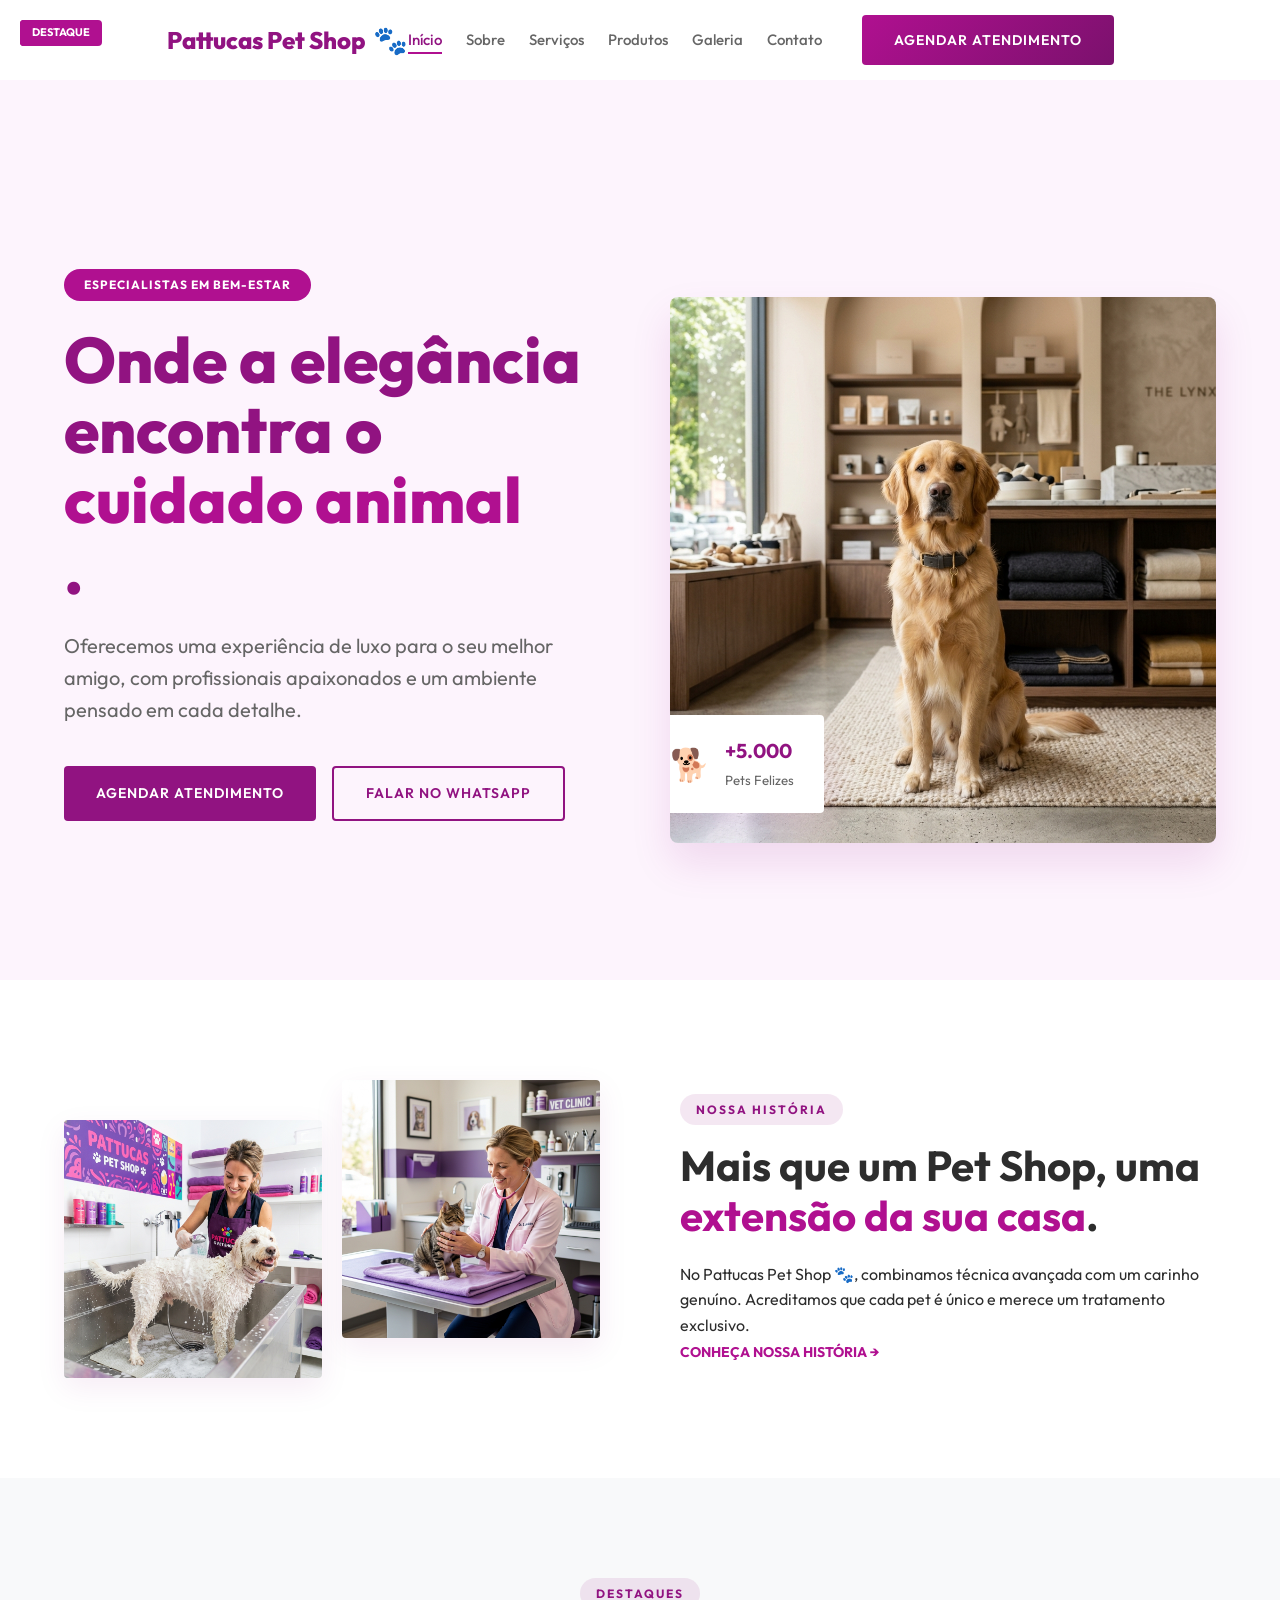
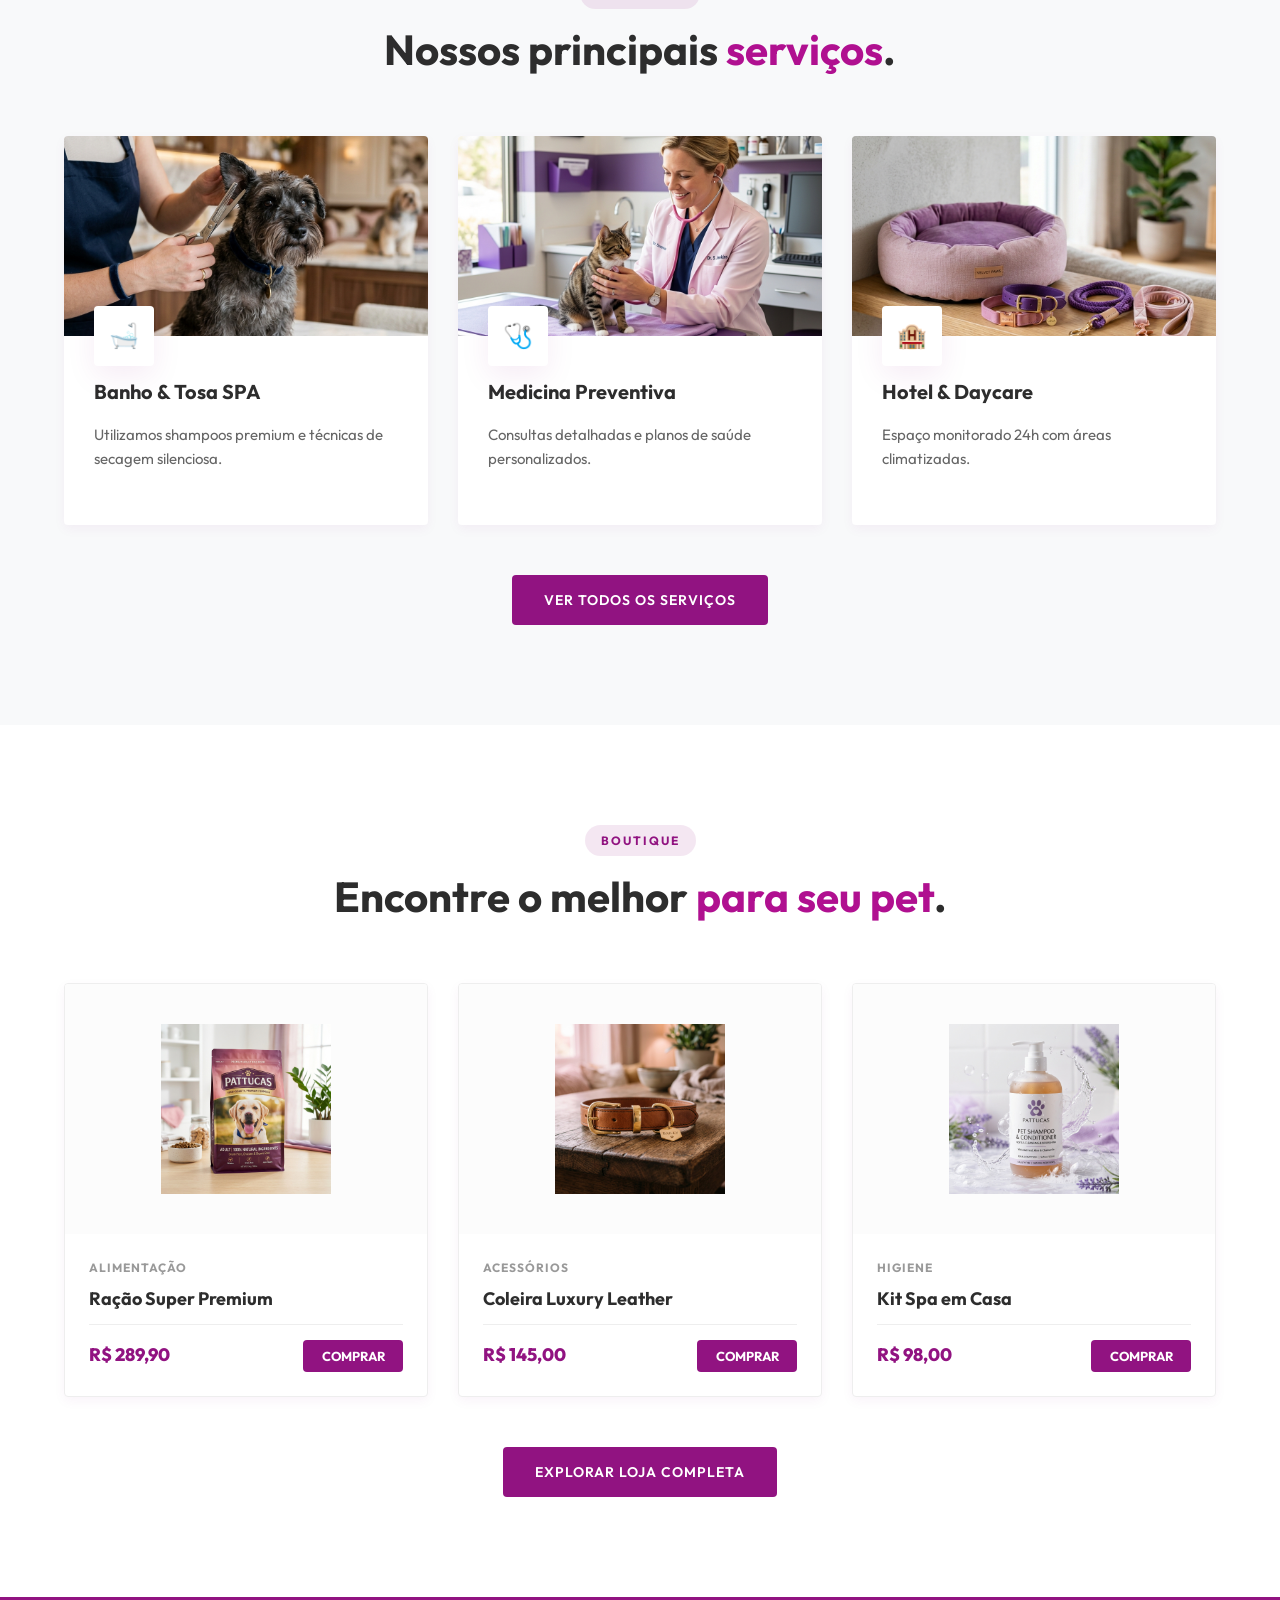
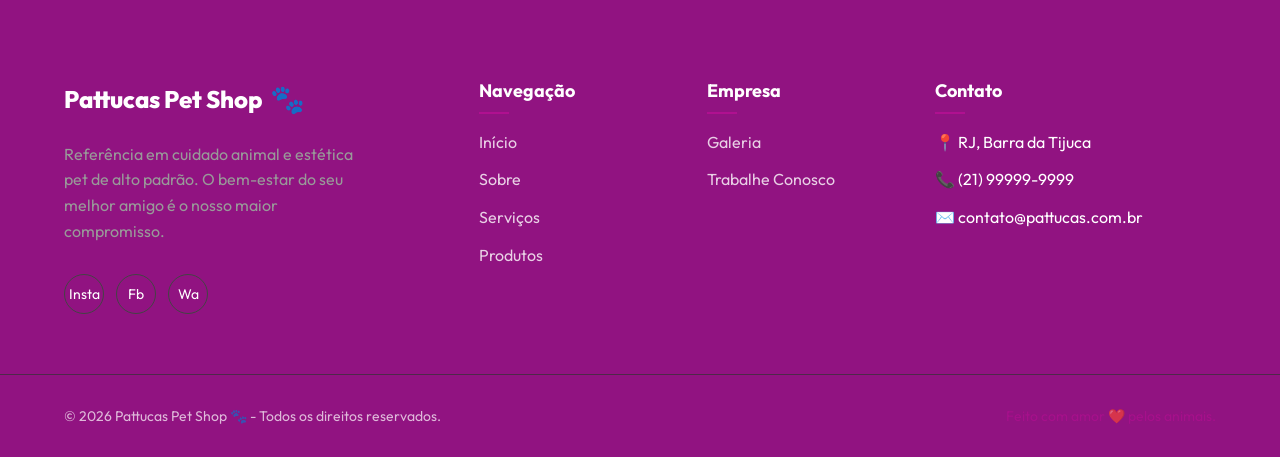
<file: index.html>
<!DOCTYPE html>
<html lang="pt-BR">

<head>
    <meta charset="UTF-8">
    <meta name="viewport" content="width=device-width, initial-scale=1.0">
    <title>Pattucas Pet Shop 🐾 | Excelência em Cuidado Animal</title>
    <meta name="description" content="O Pattucas Pet Shop é o mais sofisticado da região. Oferecemos serviços premium de banho, tosa, veterinária e produtos exclusivos para o seu melhor amigo.">
    
    <!-- Google Fonts -->
    <link rel="preconnect" href="https://fonts.googleapis.com">
    <link rel="preconnect" href="https://fonts.gstatic.com" crossorigin>
    <link href="https://fonts.googleapis.com/css2?family=Outfit:wght@300;400;500;600;700&display=swap" rel="stylesheet">
    
    <!-- Custom CSS -->
    <link rel="stylesheet" href="style.css">
    
    <!-- Favicon -->
    <link rel="icon" href="data:image/svg+xml,<svg xmlns=%22http://www.w3.org/2000/svg%22 viewBox=%220 0 100 100%22><text y=%22.9em%22 font-size=%2290%22>🐾</text></svg>">
</head>

<body>

    <!-- Header Premium -->
    <header class="header" id="header">
        <div class="container">
            <nav class="nav">
                <a href="index.html" class="logo">Pattucas Pet Shop <span>🐾</span></a>
                
                <ul class="nav-menu" id="nav-menu">
                    <li><a href="index.html" class="nav-link">Início</a></li>
                    <li><a href="sobre.html" class="nav-link">Sobre</a></li>
                    <li><a href="servicos.html" class="nav-link">Serviços</a></li>
                    <li><a href="produtos.html" class="nav-link">Produtos</a></li>
                    <li><a href="galeria.html" class="nav-link">Galeria</a></li>

                    <li><a href="contato.html" class="nav-link">Contato</a></li>
                </ul>
                
                <div class="nav-actions">
                    <a href="contato.html" class="btn btn-premium d-none-mobile">Agendar atendimento</a>
                    <button class="menu-toggle" id="menu-toggle" aria-label="Abrir menu">
                        <span></span>
                        <span></span>
                        <span></span>
                    </button>
                </div>
            </nav>
        </div>
    </header>

    <!-- Mobile Navigation Overlay -->
    <div class="nav-overlay" id="nav-overlay"></div>

    <main>
        <!-- Hero Section Impactante -->
        <section class="hero" id="home">
            <div class="container hero-container">
                <div class="hero-content" data-reveal="left">
                    <div class="badge">Especialistas em Bem-estar</div>
                    <h1>Onde a elegância encontra o <span>cuidado animal</span>.</h1>
                    <p>Oferecemos uma experiência de luxo para o seu melhor amigo, com profissionais apaixonados e um ambiente pensado em cada detalhe.</p>
                    
                    <div class="hero-btns">
                        <a href="contato.html" class="btn btn-primary">Agendar atendimento</a>
                        <a href="https://wa.me/5500000000000" target="_blank" class="btn btn-secondary">Falar no WhatsApp</a>
                    </div>
                </div>
                
                <div class="hero-visual" data-reveal="right">
                    <div class="hero-img-wrapper">
                        <img src="images/premium-hero.png" alt="Cachorro elegante em ambiente premium" class="hero-img">
                        <div class="floating-card">
                            <div class="card-icon">🐕</div>
                            <div class="card-text">
                                <strong>+5.000</strong>
                                <small>Pets Felizes</small>
                            </div>
                        </div>
                    </div>
                </div>
            </div>
        </section>

        <!-- Seção Sobre Nós (Resumo) -->
        <section class="about section" id="about">
            <div class="container about-container">
                <div class="about-visual" data-reveal="left">
                    <div class="about-img-grid">
                        <img src="images/grooming.png" alt="Grooming profissional" class="about-img-1">
                        <img src="images/vet.png" alt="Consulta veterinária" class="about-img-2">
                    </div>
                </div>
                
                <div class="about-content" data-reveal="right">
                    <div class="section-badge">Nossa História</div>
                    <h2 class="section-title">Mais que um Pet Shop, uma <span>extensão da sua casa</span>.</h2>
                    <p>No Pattucas Pet Shop 🐾, combinamos técnica avançada com um carinho genuíno. Acreditamos que cada pet é único e merece um tratamento exclusivo.</p>
                    <a href="sobre.html" class="btn-text">Conheça nossa história →</a>
                </div>
            </div>
        </section>

        <!-- Seção Serviços (Destaque) -->
        <section class="services section bg-light" id="services">
            <div class="container">
                <div class="section-header" data-reveal="top">
                    <div class="section-badge">Destaques</div>
                    <h2 class="section-title">Nossos principais <span>serviços</span>.</h2>
                </div>
                
                <div class="services-grid">
                    <div class="service-card" data-reveal="bottom">
                        <div class="card-image-content">
                            <img src="images/premium-grooming.png" alt="Banho e Tosa">
                        </div>
                        <div class="card-body">
                            <div class="card-icon-main">🛁</div>
                            <h3>Banho & Tosa SPA</h3>
                            <p>Utilizamos shampoos premium e técnicas de secagem silenciosa.</p>
                        </div>
                    </div>
                    
                    <div class="service-card" data-reveal="bottom" style="transition-delay: 0.1s;">
                        <div class="card-image-content">
                            <img src="images/vet.png" alt="Consulta Veterinária">
                        </div>
                        <div class="card-body">
                            <div class="card-icon-main">🩺</div>
                            <h3>Medicina Preventiva</h3>
                            <p>Consultas detalhadas e planos de saúde personalizados.</p>
                        </div>
                    </div>
                    
                    <div class="service-card" data-reveal="bottom" style="transition-delay: 0.2s;">
                        <div class="card-image-content">
                            <img src="images/accessories.png" alt="Hospedagem">
                        </div>
                        <div class="card-body">
                            <div class="card-icon-main">🏨</div>
                            <h3>Hotel & Daycare</h3>
                            <p>Espaço monitorado 24h com áreas climatizadas.</p>
                        </div>
                    </div>
                </div>
                <div style="text-align: center; margin-top: 50px;">
                    <a href="servicos.html" class="btn btn-primary">Ver todos os serviços</a>
                </div>
            </div>
        </section>

        <!-- Seção Produtos (Destaque) -->
        <section class="products section" id="products">
            <div class="container">
                <div class="section-header" data-reveal="top">
                    <div class="section-badge">Boutique</div>
                    <h2 class="section-title">Encontre o melhor <span>para seu pet</span>.</h2>
                </div>
                
                <div class="products-grid">
                    <!-- Produto 1 -->
                    <div class="product-card" data-category="alimentation">
                        <div class="product-badge">Premium</div>
                        <div class="product-img">
                            <img src="images/dog_food.png" alt="Ração Super Premium">
                        </div>
                        <div class="product-info">
                            <span class="product-category">Alimentação</span>
                            <h3>Ração Super Premium</h3>
                            <div class="product-footer">
                                <span class="product-price">R$ 289,90</span>
                                <button class="btn-add">Comprar</button>
                            </div>
                        </div>
                    </div>
                    
                    <!-- Produto 2 -->
                    <div class="product-card" data-category="accessories">
                        <div class="product-badge">Novo</div>
                        <div class="product-img">
                            <img src="images/collar.png" alt="Coleira de Couro">
                        </div>
                        <div class="product-info">
                            <span class="product-category">Acessórios</span>
                            <h3>Coleira Luxury Leather</h3>
                            <div class="product-footer">
                                <span class="product-price">R$ 145,00</span>
                                <button class="btn-add">Comprar</button>
                            </div>
                        </div>
                    </div>
                    
                    <!-- Produto 3 -->
                    <div class="product-card" data-category="hygiene">
                        <div class="product-badge">Destaque</div>
                        <div class="product-img">
                            <img src="images/shampoo.png" alt="Kit Higiene">
                        </div>
                        <div class="product-info">
                            <span class="product-category">Higiene</span>
                            <h3>Kit Spa em Casa</h3>
                            <div class="product-footer">
                                <span class="product-price">R$ 98,00</span>
                                <button class="btn-add">Comprar</button>
                            </div>
                        </div>
                    </div>
                </div>
                <div style="text-align: center; margin-top: 50px;">
                    <a href="produtos.html" class="btn btn-primary">Explorar loja completa</a>
                </div>
            </div>
        </section>
    </main>

    <footer class="footer">
        <div class="container footer-container">
            <div class="footer-brand">
                <a href="index.html" class="logo logo-footer">Pattucas Pet Shop <span>🐾</span></a>
                <p>Referência em cuidado animal e estética pet de alto padrão. O bem-estar do seu melhor amigo é o nosso maior compromisso.</p>
                <div class="social-links">
                    <a href="#" class="social-btn">Insta</a>
                    <a href="#" class="social-btn">Fb</a>
                    <a href="#" class="social-btn">Wa</a>
                </div>
            </div>
            
            <div class="footer-links">
                <h4>Navegação</h4>
                <ul>
                    <li><a href="index.html">Início</a></li>
                    <li><a href="sobre.html">Sobre</a></li>
                    <li><a href="servicos.html">Serviços</a></li>
                    <li><a href="produtos.html">Produtos</a></li>
                </ul>
            </div>
            
            <div class="footer-links">
                <h4>Empresa</h4>
                <ul>
                    <li><a href="galeria.html">Galeria</a></li>

                    <li><a href="contato.html">Trabalhe Conosco</a></li>
                </ul>
            </div>

            <div class="footer-links">
                <h4>Contato</h4>
                <ul>
                    <li>📍 RJ, Barra da Tijuca</li>
                    <li>📞 (21) 99999-9999</li>
                    <li>✉️ contato@pattucas.com.br</li>
                </ul>
            </div>
        </div>
        
        <div class="footer-bottom">
            <div class="container">
                <p>&copy; 2026 Pattucas Pet Shop 🐾 - Todos os direitos reservados.</p>
                <p class="footer-heart">Feito com amor ❤️ pelos animais.</p>
            </div>
        </div>
    </footer>

    <button class="back-to-top" id="back-to-top" aria-label="Voltar ao topo">↑</button>

    <script src="script.js"></script>
</body>
</html>
</file>
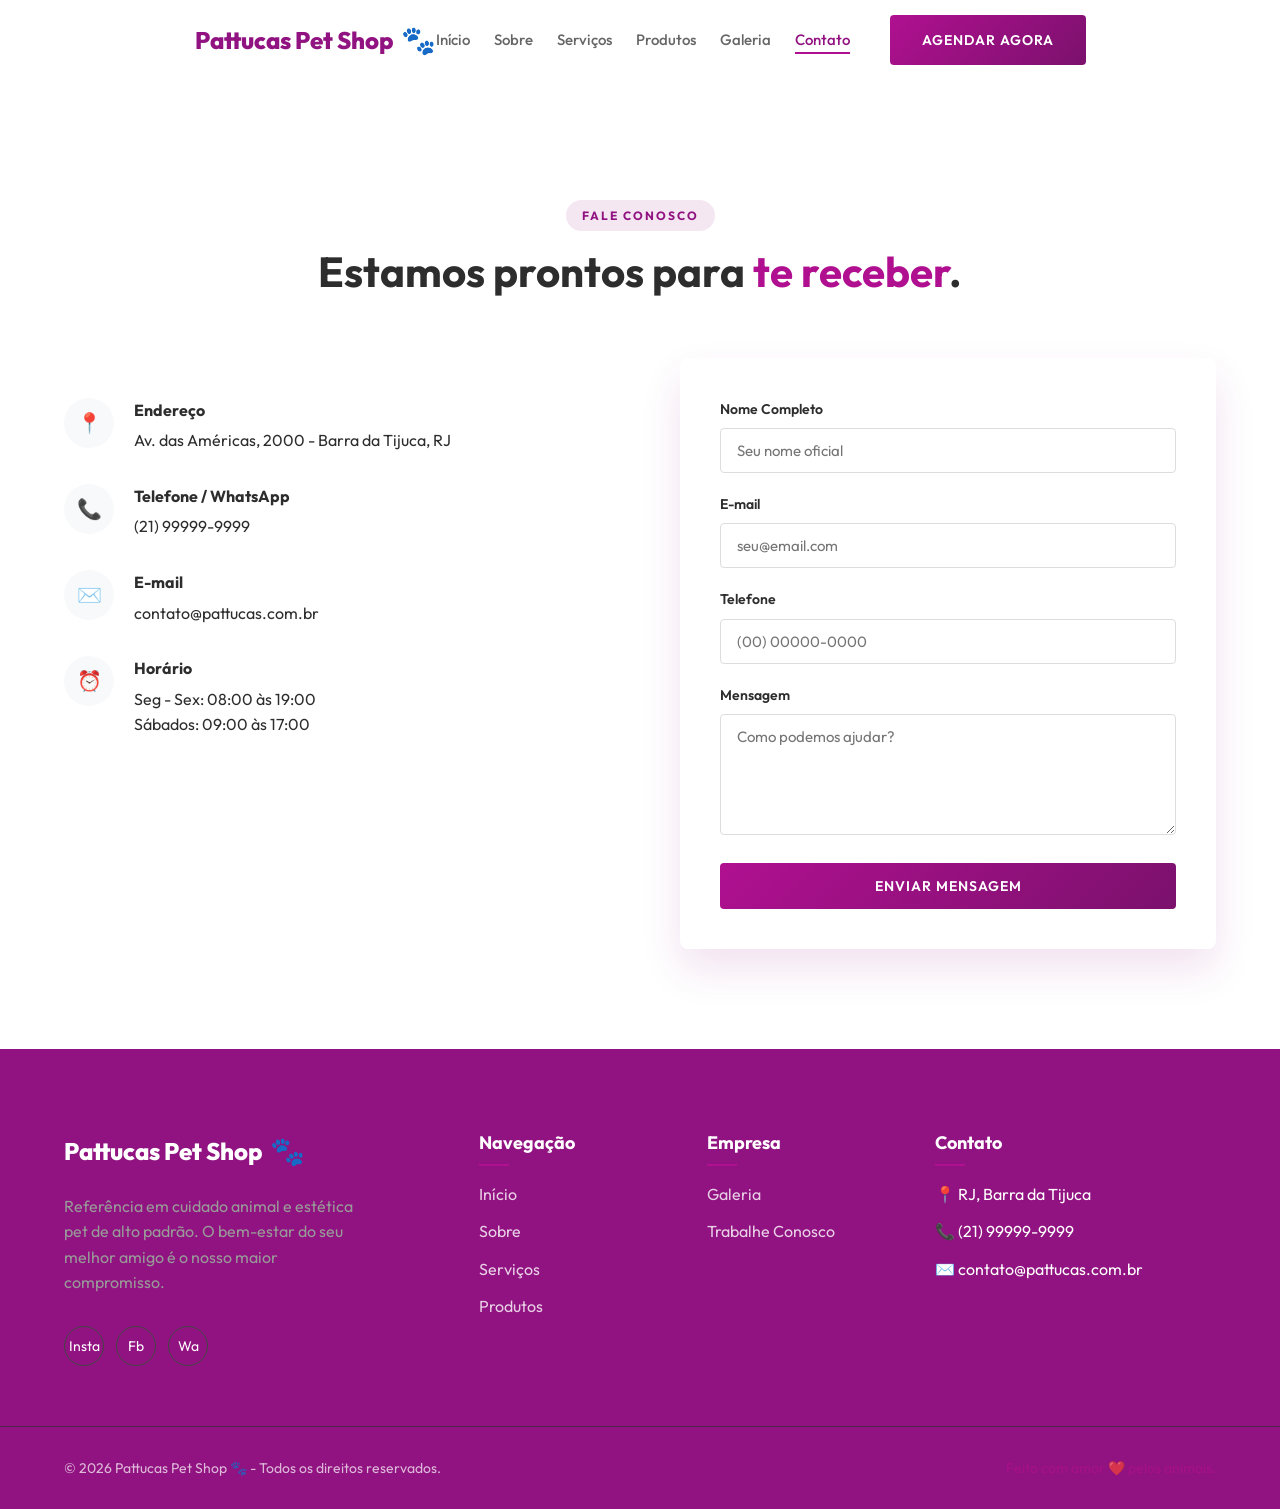
<file: contato.html>
<!DOCTYPE html>
<html lang="pt-BR">
<head>
    <meta charset="UTF-8">
    <meta name="viewport" content="width=device-width, initial-scale=1.0">
    <title>Contato | Pattucas Pet Shop 🐾</title>
    <link rel="preconnect" href="https://fonts.googleapis.com">
    <link rel="preconnect" href="https://fonts.gstatic.com" crossorigin>
    <link href="https://fonts.googleapis.com/css2?family=Outfit:wght@300;400;500;600;700&display=swap" rel="stylesheet">
    <link rel="stylesheet" href="style.css">
</head>
<body>

    <header class="header" id="header">
        <div class="container">
            <nav class="nav">
                <a href="index.html" class="logo">Pattucas Pet Shop <span>🐾</span></a>
                <ul class="nav-menu" id="nav-menu">
                    <li><a href="index.html" class="nav-link">Início</a></li>
                    <li><a href="sobre.html" class="nav-link">Sobre</a></li>
                    <li><a href="servicos.html" class="nav-link">Serviços</a></li>
                    <li><a href="produtos.html" class="nav-link">Produtos</a></li>
                    <li><a href="galeria.html" class="nav-link">Galeria</a></li>

                    <li><a href="contato.html" class="nav-link">Contato</a></li>
                </ul>
                <div class="nav-actions">
                    <a href="contato.html" class="btn btn-premium d-none-mobile">Agendar agora</a>
                    <button class="menu-toggle" id="menu-toggle"><span></span><span></span><span></span></button>
                </div>
            </nav>
        </div>
    </header>

    <main style="padding-top: 100px;">
        <section class="section">
            <div class="container">
                <div class="section-header" data-reveal="top">
                    <div class="section-badge">Fale Conosco</div>
                    <h2 class="section-title">Estamos prontos para <span>te receber</span>.</h2>
                </div>
                
                <div class="contact-container">
                    <div class="contact-info" data-reveal="left">
                        <div class="contact-details">
                            <div class="contact-item">
                                <div class="contact-icon">📍</div>
                                <div class="contact-text">
                                    <strong>Endereço</strong>
                                    <p>Av. das Américas, 2000 - Barra da Tijuca, RJ</p>
                                </div>
                            </div>
                            <div class="contact-item">
                                <div class="contact-icon">📞</div>
                                <div class="contact-text">
                                    <strong>Telefone / WhatsApp</strong>
                                    <p>(21) 99999-9999</p>
                                </div>
                            </div>
                            <div class="contact-item">
                                <div class="contact-icon">✉️</div>
                                <div class="contact-text">
                                    <strong>E-mail</strong>
                                    <p>contato@pattucas.com.br</p>
                                </div>
                            </div>
                            <div class="contact-item">
                                <div class="contact-icon">⏰</div>
                                <div class="contact-text">
                                    <strong>Horário</strong>
                                    <p>Seg - Sex: 08:00 às 19:00<br>Sábados: 09:00 às 17:00</p>
                                </div>
                            </div>
                        </div>
                    </div>
                    
                    <div class="contact-form-wrapper" data-reveal="right">
                        <form id="contact-form" class="contact-form">
                            <div class="form-group">
                                <label for="name">Nome Completo</label>
                                <input type="text" id="name" placeholder="Seu nome oficial" required>
                                <span class="error-msg">Por favor, insira seu nome.</span>
                            </div>
                            <div class="form-group">
                                <label for="email">E-mail</label>
                                <input type="email" id="email" placeholder="seu@email.com" required>
                                <span class="error-msg">E-mail inválido.</span>
                            </div>
                            <div class="form-group">
                                <label for="phone">Telefone</label>
                                <input type="tel" id="phone" placeholder="(00) 00000-0000" required>
                            </div>
                            <div class="form-group">
                                <label for="message">Mensagem</label>
                                <textarea id="message" rows="5" placeholder="Como podemos ajudar?" required></textarea>
                                <span class="error-msg">A mensagem não pode estar vazia.</span>
                            </div>
                            <button type="submit" class="btn btn-premium w-100">Enviar Mensagem</button>
                        </form>
                        <div id="form-success" class="form-success-msg">
                            <span class="success-icon">✓</span>
                            <p>Sua mensagem foi enviada!</p>
                        </div>
                    </div>
                </div>
            </div>
        </section>
    </main>

    <footer class="footer">
        <div class="container footer-container">
            <div class="footer-brand">
                <a href="index.html" class="logo logo-footer">Pattucas Pet Shop <span>🐾</span></a>
                <p>Referência em cuidado animal e estética pet de alto padrão. O bem-estar do seu melhor amigo é o nosso maior compromisso.</p>
                <div class="social-links">
                    <a href="#" class="social-btn">Insta</a>
                    <a href="#" class="social-btn">Fb</a>
                    <a href="#" class="social-btn">Wa</a>
                </div>
            </div>
            <div class="footer-links">
                <h4>Navegação</h4>
                <ul>
                    <li><a href="index.html">Início</a></li>
                    <li><a href="sobre.html">Sobre</a></li>
                    <li><a href="servicos.html">Serviços</a></li>
                    <li><a href="produtos.html">Produtos</a></li>
                </ul>
            </div>
            <div class="footer-links">
                <h4>Empresa</h4>
                <ul>
                    <li><a href="galeria.html">Galeria</a></li>

                    <li><a href="contato.html">Trabalhe Conosco</a></li>
                </ul>
            </div>
            <div class="footer-links">
                <h4>Contato</h4>
                <ul>
                    <li>📍 RJ, Barra da Tijuca</li>
                    <li>📞 (21) 99999-9999</li>
                    <li>✉️ contato@pattucas.com.br</li>
                </ul>
            </div>
        </div>
        <div class="footer-bottom">
            <div class="container">
                <p>&copy; 2026 Pattucas Pet Shop 🐾 - Todos os direitos reservados.</p>
                <p class="footer-heart">Feito com amor ❤️ pelos animais.</p>
            </div>
        </div>
    </footer>

    <script src="script.js"></script>
</body>
</html>
</file>
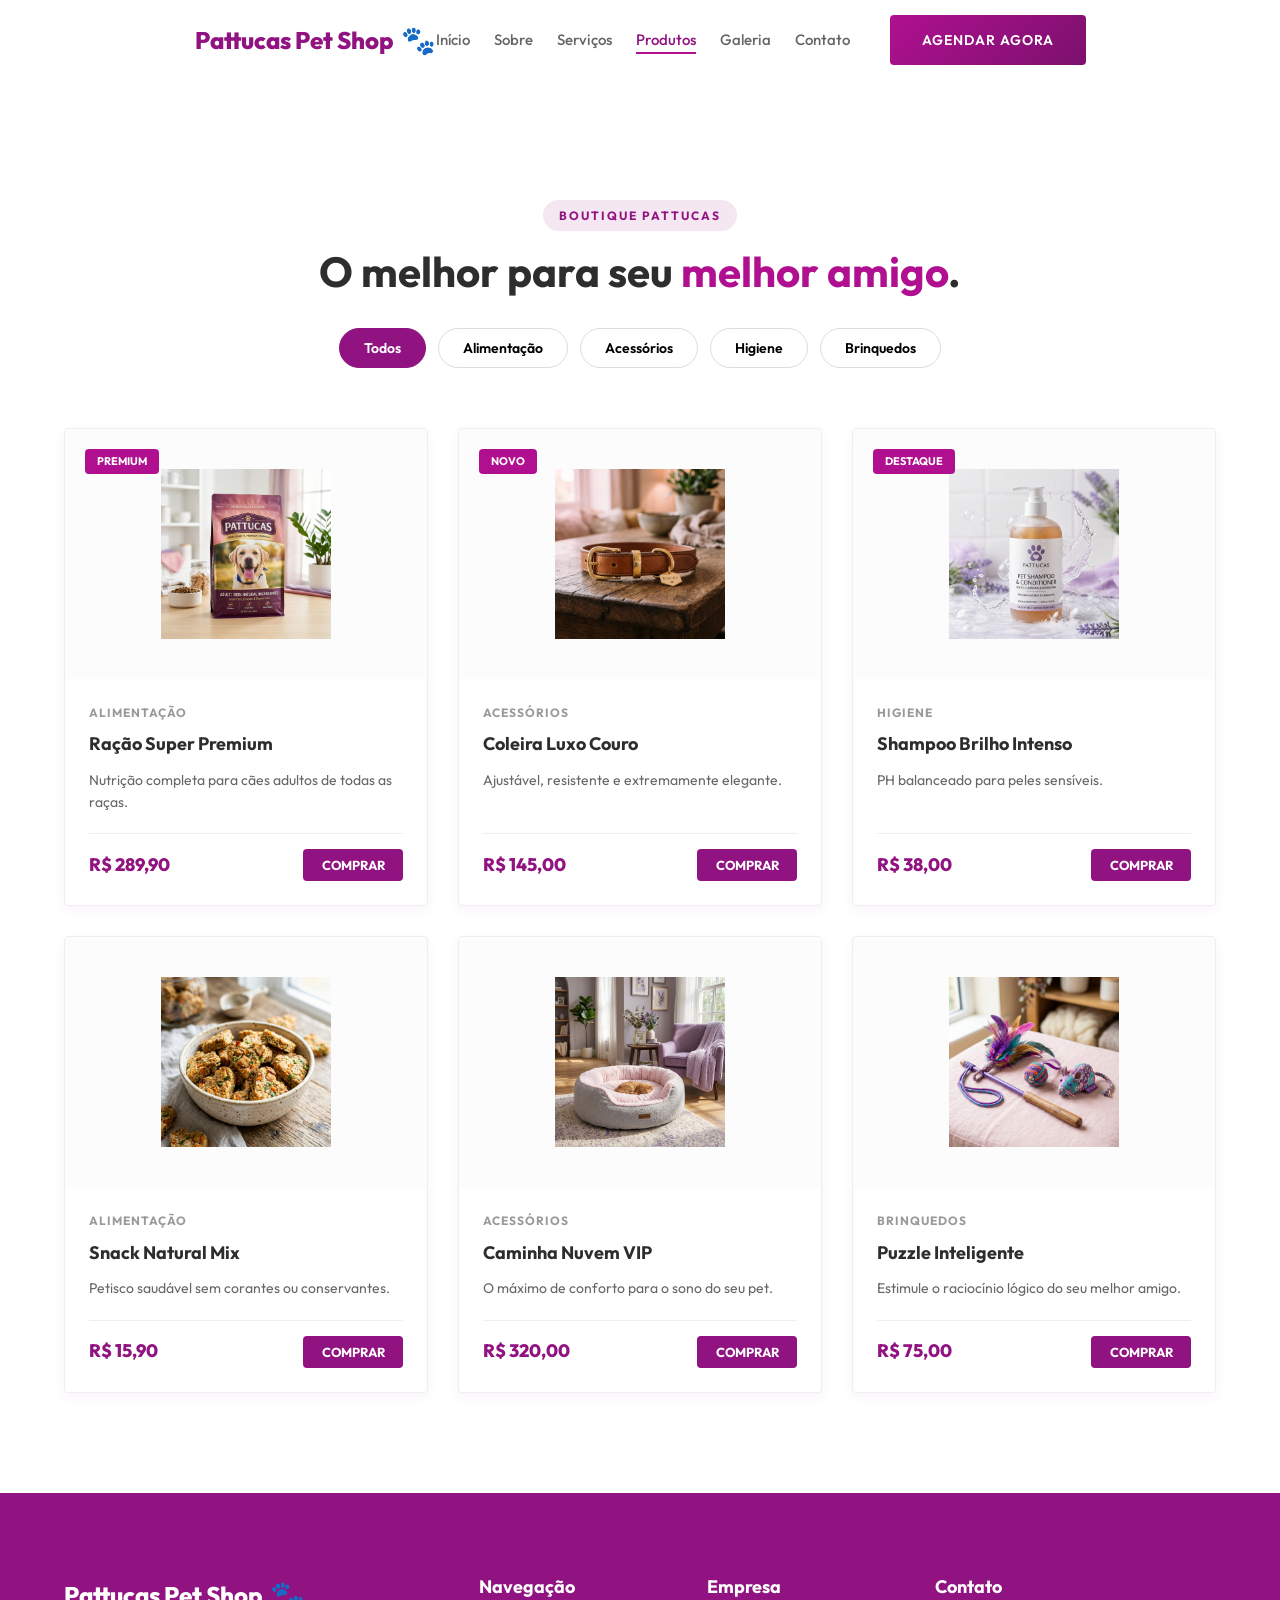
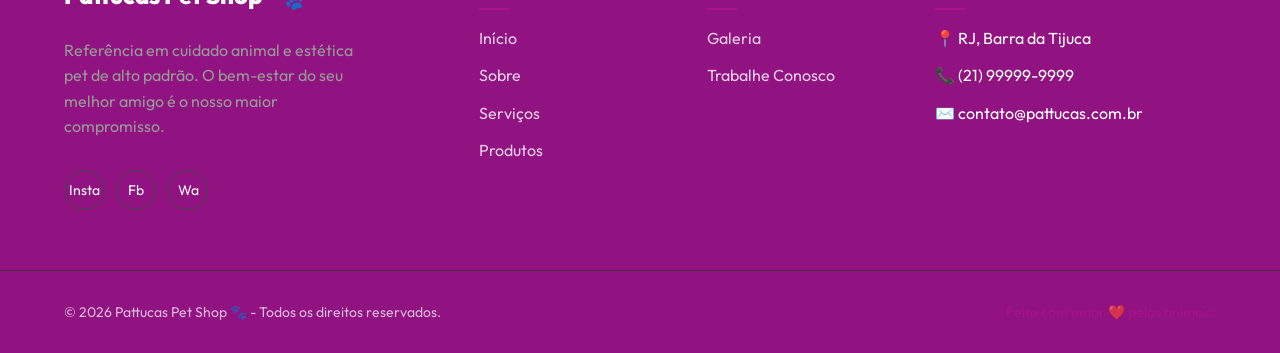
<file: produtos.html>
<!DOCTYPE html>
<html lang="pt-BR">
<head>
    <meta charset="UTF-8">
    <meta name="viewport" content="width=device-width, initial-scale=1.0">
    <title>Nossa Loja | Pattucas Pet Shop 🐾</title>
    <link rel="preconnect" href="https://fonts.googleapis.com">
    <link rel="preconnect" href="https://fonts.gstatic.com" crossorigin>
    <link href="https://fonts.googleapis.com/css2?family=Outfit:wght@300;400;500;600;700&display=swap" rel="stylesheet">
    <link rel="stylesheet" href="style.css">
</head>
<body>

    <header class="header" id="header">
        <div class="container">
            <nav class="nav">
                <a href="index.html" class="logo">Pattucas Pet Shop <span>🐾</span></a>
                <ul class="nav-menu" id="nav-menu">
                    <li><a href="index.html" class="nav-link">Início</a></li>
                    <li><a href="sobre.html" class="nav-link">Sobre</a></li>
                    <li><a href="servicos.html" class="nav-link">Serviços</a></li>
                    <li><a href="produtos.html" class="nav-link">Produtos</a></li>
                    <li><a href="galeria.html" class="nav-link">Galeria</a></li>

                    <li><a href="contato.html" class="nav-link">Contato</a></li>
                </ul>
                <div class="nav-actions">
                    <a href="contato.html" class="btn btn-premium d-none-mobile">Agendar agora</a>
                    <button class="menu-toggle" id="menu-toggle"><span></span><span></span><span></span></button>
                </div>
            </nav>
        </div>
    </header>

    <main style="padding-top: 100px;">
        <section class="section">
            <div class="container">
                <div class="section-header" data-reveal="top">
                    <div class="section-badge">Boutique Pattucas</div>
                    <h2 class="section-title">O melhor para seu <span>melhor amigo</span>.</h2>
                    
                    <div class="filter-controls" style="margin-top: 30px;">
                        <button class="filter-btn active" data-filter="all">Todos</button>
                        <button class="filter-btn" data-filter="alimentation">Alimentação</button>
                        <button class="filter-btn" data-filter="accessories">Acessórios</button>
                        <button class="filter-btn" data-filter="hygiene">Higiene</button>
                        <button class="filter-btn" data-filter="toys">Brinquedos</button>
                    </div>
                </div>
                
                <div class="products-grid" id="products-grid">
                    <!-- Produto 1 -->
                    <div class="product-card" data-category="alimentation" data-reveal="bottom">
                        <div class="product-badge">Premium</div>
                        <div class="product-img"><img src="images/dog_food.png" alt="Ração"></div>
                        <div class="product-info">
                            <span class="product-category">Alimentação</span>
                            <h3>Ração Super Premium</h3>
                            <p class="product-description">Nutrição completa para cães adultos de todas as raças.</p>
                            <div class="product-footer">
                                <span class="product-price">R$ 289,90</span>
                                <button class="btn-add">Comprar</button>
                            </div>
                        </div>
                    </div>
                    
                    <!-- Produto 2 -->
                    <div class="product-card" data-category="accessories" data-reveal="bottom" style="transition-delay: 0.1s;">
                        <div class="product-badge">Novo</div>
                        <div class="product-img"><img src="images/collar.png" alt="Coleira"></div>
                        <div class="product-info">
                            <span class="product-category">Acessórios</span>
                            <h3>Coleira Luxo Couro</h3>
                            <p class="product-description">Ajustável, resistente e extremamente elegante.</p>
                            <div class="product-footer">
                                <span class="product-price">R$ 145,00</span>
                                <button class="btn-add">Comprar</button>
                            </div>
                        </div>
                    </div>
                    
                    <!-- Produto 3 -->
                    <div class="product-card" data-category="hygiene" data-reveal="bottom" style="transition-delay: 0.2s;">
                        <div class="product-badge">Destaque</div>
                        <div class="product-img"><img src="images/shampoo.png" alt="Shampoo"></div>
                        <div class="product-info">
                            <span class="product-category">Higiene</span>
                            <h3>Shampoo Brilho Intenso</h3>
                            <p class="product-description">PH balanceado para peles sensíveis.</p>
                            <div class="product-footer">
                                <span class="product-price">R$ 38,00</span>
                                <button class="btn-add">Comprar</button>
                            </div>
                        </div>
                    </div>
                    
                    <!-- Produto 4 -->
                    <div class="product-card" data-category="alimentation" data-reveal="bottom" style="transition-delay: 0.3s;">
                        <div class="product-img"><img src="images/snacks.png" alt="Snacks"></div>
                        <div class="product-info">
                            <span class="product-category">Alimentação</span>
                            <h3>Snack Natural Mix</h3>
                            <p class="product-description">Petisco saudável sem corantes ou conservantes.</p>
                            <div class="product-footer">
                                <span class="product-price">R$ 15,90</span>
                                <button class="btn-add">Comprar</button>
                            </div>
                        </div>
                    </div>
                    
                    <!-- Produto 5 -->
                    <div class="product-card" data-category="accessories" data-reveal="bottom" style="transition-delay: 0.4s;">
                        <div class="product-img"><img src="images/bed.png" alt="Caminha"></div>
                        <div class="product-info">
                            <span class="product-category">Acessórios</span>
                            <h3>Caminha Nuvem VIP</h3>
                            <p class="product-description">O máximo de conforto para o sono do seu pet.</p>
                            <div class="product-footer">
                                <span class="product-price">R$ 320,00</span>
                                <button class="btn-add">Comprar</button>
                            </div>
                        </div>
                    </div>
                    
                    <!-- Produto 6 -->
                    <div class="product-card" data-category="toys" data-reveal="bottom" style="transition-delay: 0.5s;">
                        <div class="product-img"><img src="images/cat_toy.png" alt="Brinquedo"></div>
                        <div class="product-info">
                            <span class="product-category">Brinquedos</span>
                            <h3>Puzzle Inteligente</h3>
                            <p class="product-description">Estimule o raciocínio lógico do seu melhor amigo.</p>
                            <div class="product-footer">
                                <span class="product-price">R$ 75,00</span>
                                <button class="btn-add">Comprar</button>
                            </div>
                        </div>
                    </div>
                </div>
            </div>
        </section>
    </main>

    <footer class="footer">
        <div class="container footer-container">
            <div class="footer-brand">
                <a href="index.html" class="logo logo-footer">Pattucas Pet Shop <span>🐾</span></a>
                <p>Referência em cuidado animal e estética pet de alto padrão. O bem-estar do seu melhor amigo é o nosso maior compromisso.</p>
                <div class="social-links">
                    <a href="#" class="social-btn">Insta</a>
                    <a href="#" class="social-btn">Fb</a>
                    <a href="#" class="social-btn">Wa</a>
                </div>
            </div>
            <div class="footer-links">
                <h4>Navegação</h4>
                <ul>
                    <li><a href="index.html">Início</a></li>
                    <li><a href="sobre.html">Sobre</a></li>
                    <li><a href="servicos.html">Serviços</a></li>
                    <li><a href="produtos.html">Produtos</a></li>
                </ul>
            </div>
            <div class="footer-links">
                <h4>Empresa</h4>
                <ul>
                    <li><a href="galeria.html">Galeria</a></li>

                    <li><a href="contato.html">Trabalhe Conosco</a></li>
                </ul>
            </div>
            <div class="footer-links">
                <h4>Contato</h4>
                <ul>
                    <li>📍 RJ, Barra da Tijuca</li>
                    <li>📞 (21) 99999-9999</li>
                    <li>✉️ contato@pattucas.com.br</li>
                </ul>
            </div>
        </div>
        <div class="footer-bottom">
            <div class="container">
                <p>&copy; 2026 Pattucas Pet Shop 🐾 - Todos os direitos reservados.</p>
                <p class="footer-heart">Feito com amor ❤️ pelos animais.</p>
            </div>
        </div>
    </footer>

    <script src="script.js"></script>
</body>
</html>
</file>
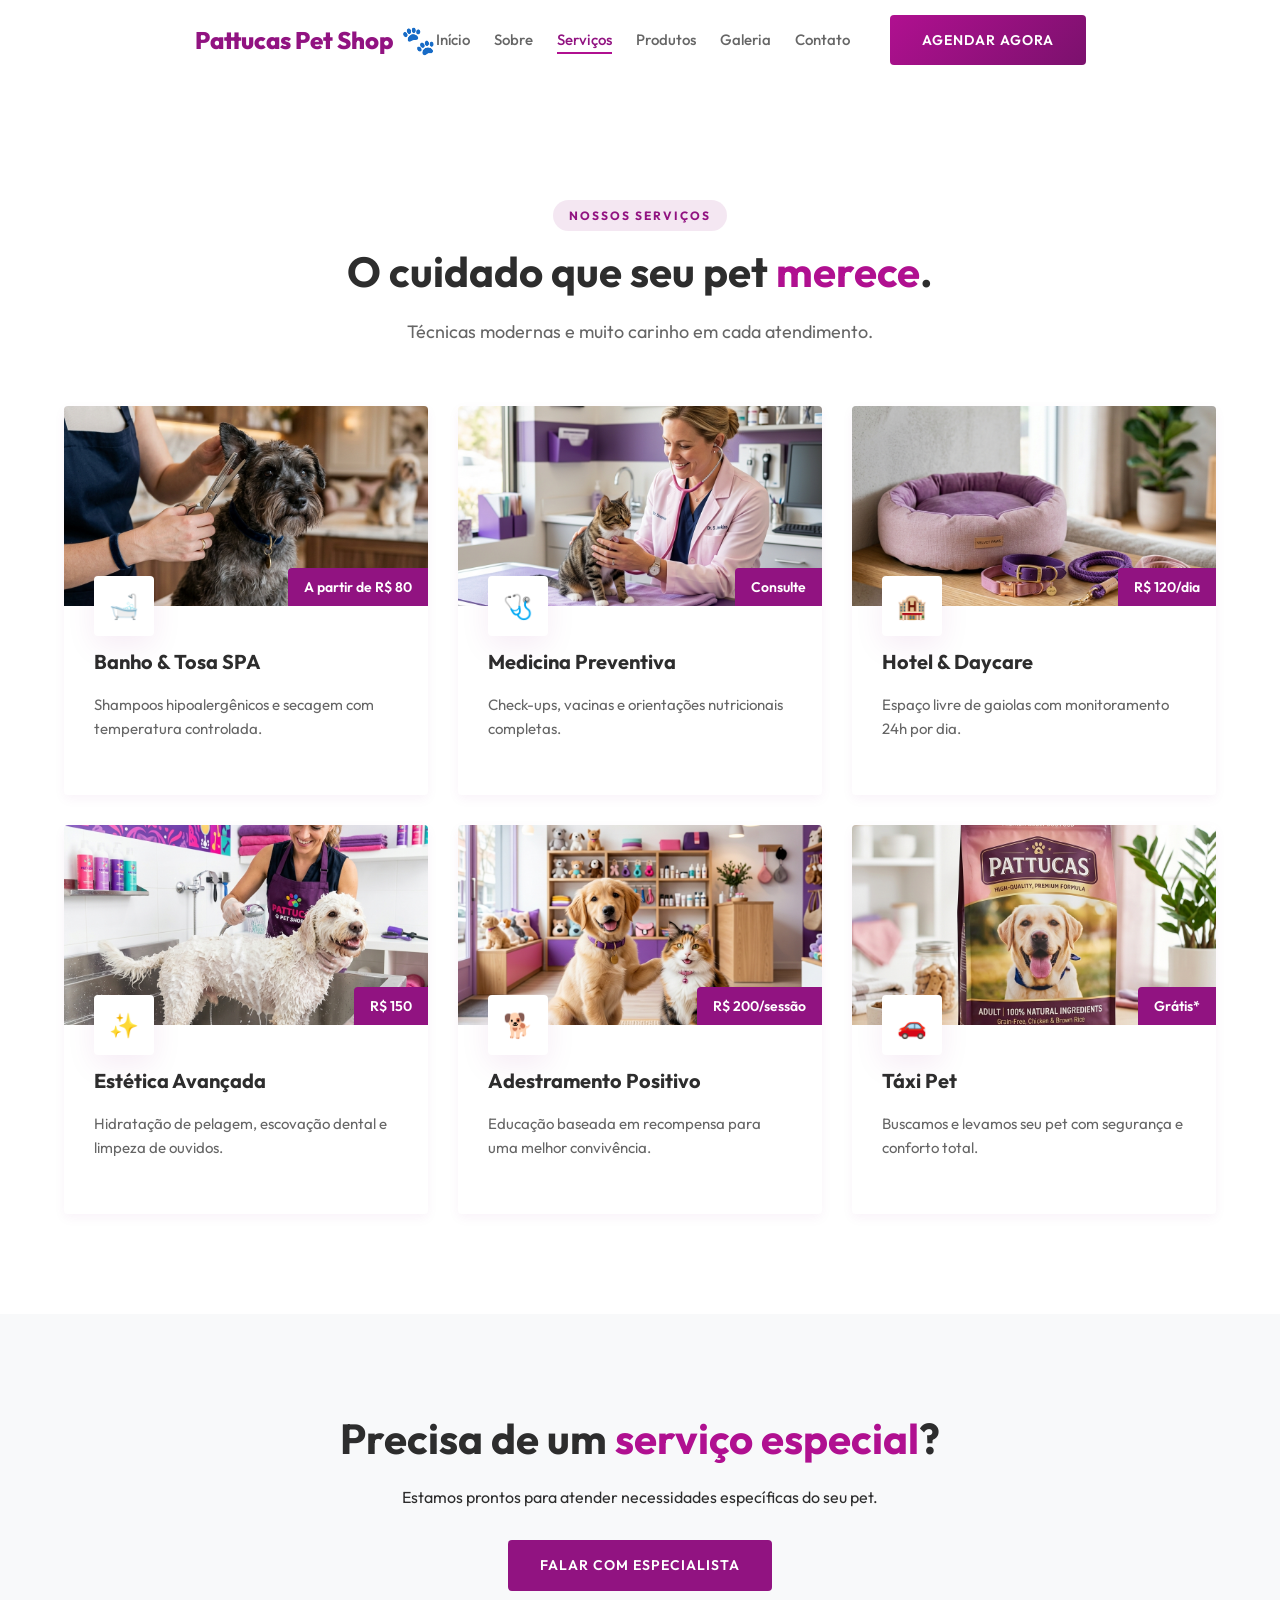
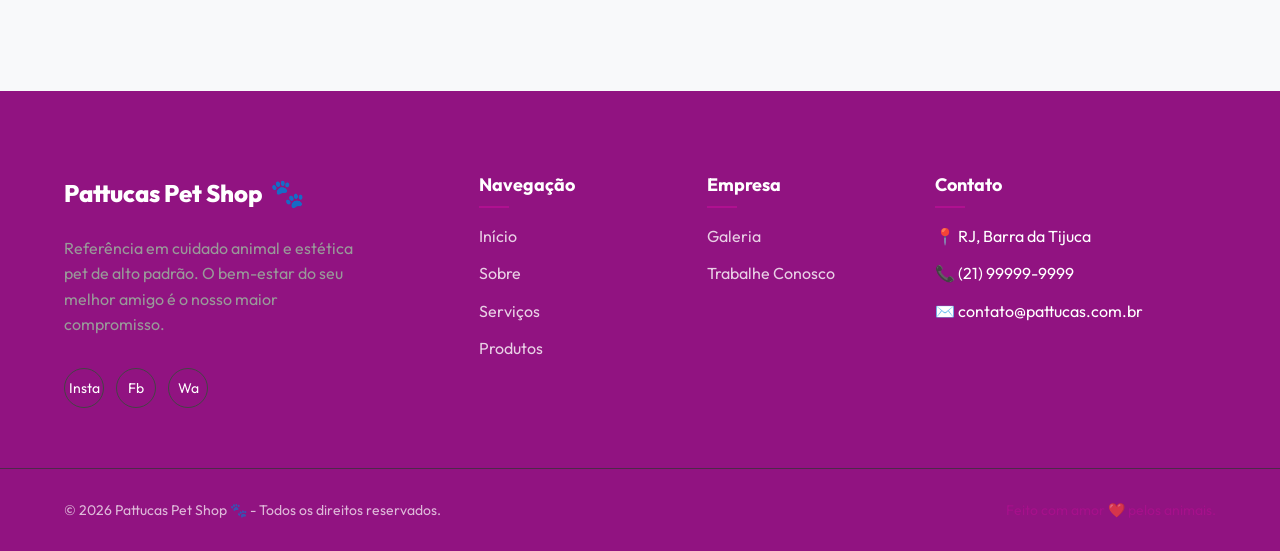
<file: servicos.html>
<!DOCTYPE html>
<html lang="pt-BR">
<head>
    <meta charset="UTF-8">
    <meta name="viewport" content="width=device-width, initial-scale=1.0">
    <title>Serviços Premium | Pattucas Pet Shop 🐾</title>
    <link rel="preconnect" href="https://fonts.googleapis.com">
    <link rel="preconnect" href="https://fonts.gstatic.com" crossorigin>
    <link href="https://fonts.googleapis.com/css2?family=Outfit:wght@300;400;500;600;700&display=swap" rel="stylesheet">
    <link rel="stylesheet" href="style.css">
</head>
<body>

    <header class="header" id="header">
        <div class="container">
            <nav class="nav">
                <a href="index.html" class="logo">Pattucas Pet Shop <span>🐾</span></a>
                <ul class="nav-menu" id="nav-menu">
                    <li><a href="index.html" class="nav-link">Início</a></li>
                    <li><a href="sobre.html" class="nav-link">Sobre</a></li>
                    <li><a href="servicos.html" class="nav-link">Serviços</a></li>
                    <li><a href="produtos.html" class="nav-link">Produtos</a></li>
                    <li><a href="galeria.html" class="nav-link">Galeria</a></li>

                    <li><a href="contato.html" class="nav-link">Contato</a></li>
                </ul>
                <div class="nav-actions">
                    <a href="contato.html" class="btn btn-premium d-none-mobile">Agendar agora</a>
                    <button class="menu-toggle" id="menu-toggle"><span></span><span></span><span></span></button>
                </div>
            </nav>
        </div>
    </header>

    <main style="padding-top: 100px;">
        <section class="section">
            <div class="container">
                <div class="section-header" data-reveal="top">
                    <div class="section-badge">Nossos Serviços</div>
                    <h2 class="section-title">O cuidado que seu pet <span>merece</span>.</h2>
                    <p class="section-subtitle">Técnicas modernas e muito carinho em cada atendimento.</p>
                </div>
                
                <div class="services-grid">
                    <!-- Serviço 1 -->
                    <div class="service-card" data-reveal="bottom">
                        <div class="card-image-content">
                            <img src="images/premium-grooming.png" alt="Banho e Tosa">
                            <span class="service-price">A partir de R$ 80</span>
                        </div>
                        <div class="card-body">
                            <div class="card-icon-main">🛁</div>
                            <h3>Banho & Tosa SPA</h3>
                            <p>Shampoos hipoalergênicos e secagem com temperatura controlada.</p>
                        </div>
                    </div>
                    
                    <!-- Serviço 2 -->
                    <div class="service-card" data-reveal="bottom" style="transition-delay: 0.1s;">
                        <div class="card-image-content">
                            <img src="images/vet.png" alt="Veterinária">
                            <span class="service-price">Consulte</span>
                        </div>
                        <div class="card-body">
                            <div class="card-icon-main">🩺</div>
                            <h3>Medicina Preventiva</h3>
                            <p>Check-ups, vacinas e orientações nutricionais completas.</p>
                        </div>
                    </div>
                    
                    <!-- Serviço 3 -->
                    <div class="service-card" data-reveal="bottom" style="transition-delay: 0.2s;">
                        <div class="card-image-content">
                            <img src="images/accessories.png" alt="Hospedagem">
                            <span class="service-price">R$ 120/dia</span>
                        </div>
                        <div class="card-body">
                            <div class="card-icon-main">🏨</div>
                            <h3>Hotel & Daycare</h3>
                            <p>Espaço livre de gaiolas com monitoramento 24h por dia.</p>
                        </div>
                    </div>
                    
                    <!-- Serviço 4 -->
                    <div class="service-card" data-reveal="bottom" style="transition-delay: 0.3s;">
                        <div class="card-image-content">
                            <img src="images/grooming.png" alt="Estética">
                            <span class="service-price">R$ 150</span>
                        </div>
                        <div class="card-body">
                            <div class="card-icon-main">✨</div>
                            <h3>Estética Avançada</h3>
                            <p>Hidratação de pelagem, escovação dental e limpeza de ouvidos.</p>
                        </div>
                    </div>
                    
                    <!-- Serviço 5 -->
                    <div class="service-card" data-reveal="bottom" style="transition-delay: 0.4s;">
                        <div class="card-image-content">
                            <img src="images/hero.png" alt="Adestramento">
                            <span class="service-price">R$ 200/sessão</span>
                        </div>
                        <div class="card-body">
                            <div class="card-icon-main">🐕</div>
                            <h3>Adestramento Positivo</h3>
                            <p>Educação baseada em recompensa para uma melhor convivência.</p>
                        </div>
                    </div>
                    
                    <!-- Serviço 6 -->
                    <div class="service-card" data-reveal="bottom" style="transition-delay: 0.5s;">
                        <div class="card-image-content">
                            <img src="images/dog_food.png" alt="Delivery">
                            <span class="service-price">Grátis*</span>
                        </div>
                        <div class="card-body">
                            <div class="card-icon-main">🚗</div>
                            <h3>Táxi Pet</h3>
                            <p>Buscamos e levamos seu pet com segurança e conforto total.</p>
                        </div>
                    </div>
                </div>
            </div>
        </section>
        
        <section class="section bg-light">
            <div class="container" style="text-align: center;">
                <h2 class="section-title">Precisa de um <span>serviço especial</span>?</h2>
                <p style="margin-bottom: 30px;">Estamos prontos para atender necessidades específicas do seu pet.</p>
                <a href="contato.html" class="btn btn-primary">Falar com Especialista</a>
            </div>
        </section>
    </main>

    <footer class="footer">
        <div class="container footer-container">
            <div class="footer-brand">
                <a href="index.html" class="logo logo-footer">Pattucas Pet Shop <span>🐾</span></a>
                <p>Referência em cuidado animal e estética pet de alto padrão. O bem-estar do seu melhor amigo é o nosso maior compromisso.</p>
                <div class="social-links">
                    <a href="#" class="social-btn">Insta</a>
                    <a href="#" class="social-btn">Fb</a>
                    <a href="#" class="social-btn">Wa</a>
                </div>
            </div>
            <div class="footer-links">
                <h4>Navegação</h4>
                <ul>
                    <li><a href="index.html">Início</a></li>
                    <li><a href="sobre.html">Sobre</a></li>
                    <li><a href="servicos.html">Serviços</a></li>
                    <li><a href="produtos.html">Produtos</a></li>
                </ul>
            </div>
            <div class="footer-links">
                <h4>Empresa</h4>
                <ul>
                    <li><a href="galeria.html">Galeria</a></li>

                    <li><a href="contato.html">Trabalhe Conosco</a></li>
                </ul>
            </div>
            <div class="footer-links">
                <h4>Contato</h4>
                <ul>
                    <li>📍 RJ, Barra da Tijuca</li>
                    <li>📞 (21) 99999-9999</li>
                    <li>✉️ contato@pattucas.com.br</li>
                </ul>
            </div>
        </div>
        <div class="footer-bottom">
            <div class="container">
                <p>&copy; 2026 Pattucas Pet Shop 🐾 - Todos os direitos reservados.</p>
                <p class="footer-heart">Feito com amor ❤️ pelos animais.</p>
            </div>
        </div>
    </footer>

    <script src="script.js"></script>
</body>
</html>
</file>
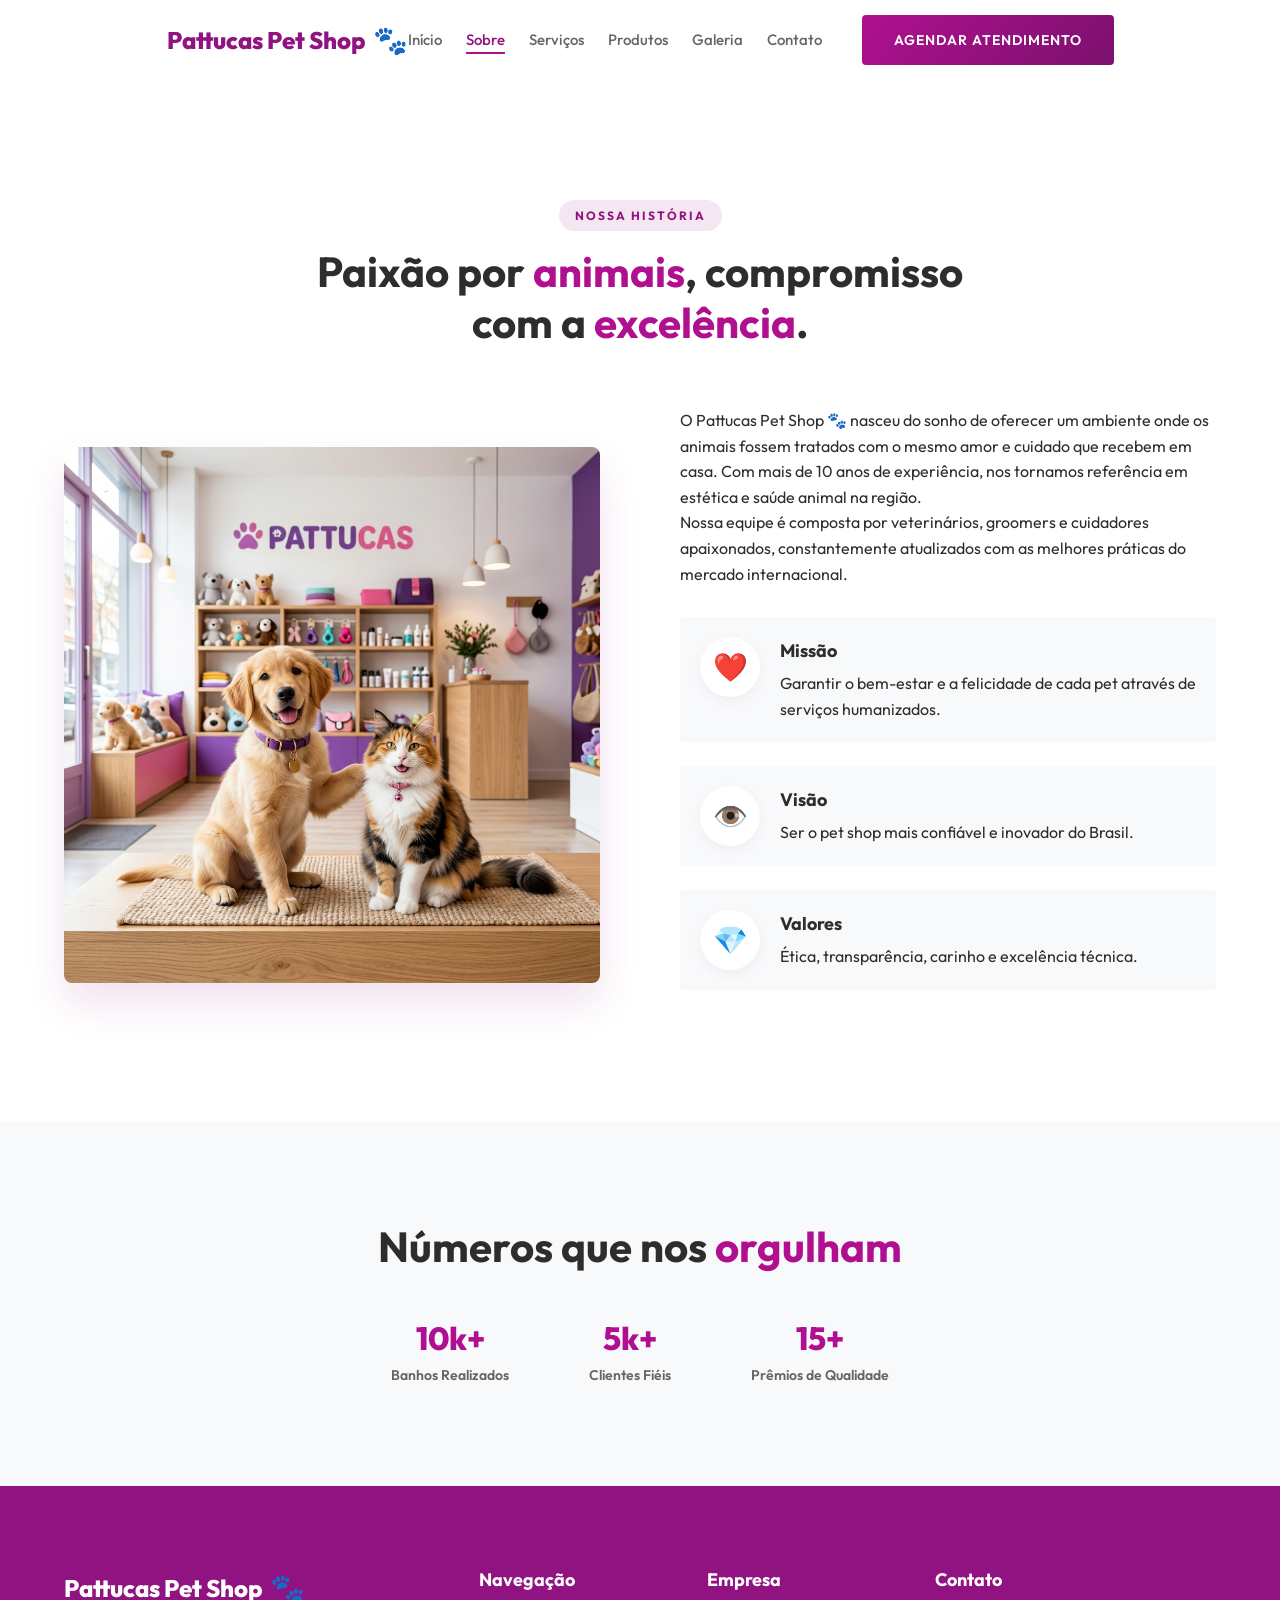
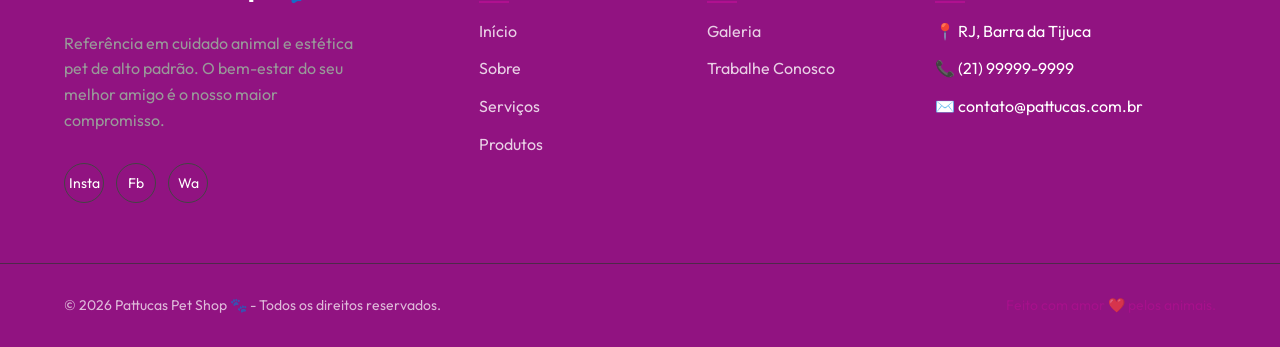
<file: sobre.html>
<!DOCTYPE html>
<html lang="pt-BR">
<head>
    <meta charset="UTF-8">
    <meta name="viewport" content="width=device-width, initial-scale=1.0">
    <title>Sobre Nós | Pattucas Pet Shop 🐾</title>
    <!-- Google Fonts -->
    <link rel="preconnect" href="https://fonts.googleapis.com">
    <link rel="preconnect" href="https://fonts.gstatic.com" crossorigin>
    <link href="https://fonts.googleapis.com/css2?family=Outfit:wght@300;400;500;600;700&display=swap" rel="stylesheet">
    <link rel="stylesheet" href="style.css">
</head>
<body>

    <!-- Header Premium -->
    <header class="header" id="header">
        <div class="container">
            <nav class="nav">
                <a href="index.html" class="logo">Pattucas Pet Shop <span>🐾</span></a>
                <ul class="nav-menu" id="nav-menu">
                    <li><a href="index.html" class="nav-link">Início</a></li>
                    <li><a href="sobre.html" class="nav-link">Sobre</a></li>
                    <li><a href="servicos.html" class="nav-link">Serviços</a></li>
                    <li><a href="produtos.html" class="nav-link">Produtos</a></li>
                    <li><a href="galeria.html" class="nav-link">Galeria</a></li>

                    <li><a href="contato.html" class="nav-link">Contato</a></li>
                </ul>
                <div class="nav-actions">
                    <a href="contato.html" class="btn btn-premium d-none-mobile">Agendar atendimento</a>
                    <button class="menu-toggle" id="menu-toggle">
                        <span></span><span></span><span></span>
                    </button>
                </div>
            </nav>
        </div>
    </header>

    <main style="padding-top: 100px;">
        <section class="section">
            <div class="container">
                <div class="section-header" data-reveal="top">
                    <div class="section-badge">Nossa História</div>
                    <h2 class="section-title">Paixão por <span>animais</span>, compromisso com a <span>excelência</span>.</h2>
                </div>
                
                <div class="about-container">
                    <div class="about-visual" data-reveal="left">
                        <img src="images/hero.png" alt="Nossa equipe" style="border-radius: var(--radius-lg); box-shadow: var(--shadow-lg);">
                    </div>
                    <div class="about-content" data-reveal="right">
                        <p>O Pattucas Pet Shop 🐾 nasceu do sonho de oferecer um ambiente onde os animais fossem tratados com o mesmo amor e cuidado que recebem em casa. Com mais de 10 anos de experiência, nos tornamos referência em estética e saúde animal na região.</p>
                        <p>Nossa equipe é composta por veterinários, groomers e cuidadores apaixonados, constantemente atualizados com as melhores práticas do mercado internacional.</p>
                        
                        <div class="values-grid" style="margin-top: 30px;">
                            <div class="value-item">
                                <div class="value-icon">❤️</div>
                                <div class="value-text">
                                    <h3>Missão</h3>
                                    <p>Garantir o bem-estar e a felicidade de cada pet através de serviços humanizados.</p>
                                </div>
                            </div>
                            <div class="value-item">
                                <div class="value-icon">👁️</div>
                                <div class="value-text">
                                    <h3>Visão</h3>
                                    <p>Ser o pet shop mais confiável e inovador do Brasil.</p>
                                </div>
                            </div>
                            <div class="value-item">
                                <div class="value-icon">💎</div>
                                <div class="value-text">
                                    <h3>Valores</h3>
                                    <p>Ética, transparência, carinho e excelência técnica.</p>
                                </div>
                            </div>
                        </div>
                    </div>
                </div>
            </div>
        </section>
        
        <section class="section bg-light">
            <div class="container" style="text-align: center;">
                <h2 class="section-title">Números que nos <span>orgulham</span></h2>
                <div class="stats-row" style="justify-content: center; gap: 80px; margin-top: 40px;">
                    <div class="stat">
                        <span class="stat-number">10k+</span>
                        <span class="stat-label">Banhos Realizados</span>
                    </div>
                    <div class="stat">
                        <span class="stat-number">5k+</span>
                        <span class="stat-label">Clientes Fiéis</span>
                    </div>
                    <div class="stat">
                        <span class="stat-number">15+</span>
                        <span class="stat-label">Prêmios de Qualidade</span>
                    </div>
                </div>
            </div>
        </section>
    </main>

    <footer class="footer">
        <div class="container footer-container">
            <div class="footer-brand">
                <a href="index.html" class="logo logo-footer">Pattucas Pet Shop <span>🐾</span></a>
                <p>Referência em cuidado animal e estética pet de alto padrão. O bem-estar do seu melhor amigo é o nosso maior compromisso.</p>
                <div class="social-links">
                    <a href="#" class="social-btn">Insta</a>
                    <a href="#" class="social-btn">Fb</a>
                    <a href="#" class="social-btn">Wa</a>
                </div>
            </div>
            <div class="footer-links">
                <h4>Navegação</h4>
                <ul>
                    <li><a href="index.html">Início</a></li>
                    <li><a href="sobre.html">Sobre</a></li>
                    <li><a href="servicos.html">Serviços</a></li>
                    <li><a href="produtos.html">Produtos</a></li>
                </ul>
            </div>
            <div class="footer-links">
                <h4>Empresa</h4>
                <ul>
                    <li><a href="galeria.html">Galeria</a></li>

                    <li><a href="contato.html">Trabalhe Conosco</a></li>
                </ul>
            </div>
            <div class="footer-links">
                <h4>Contato</h4>
                <ul>
                    <li>📍 RJ, Barra da Tijuca</li>
                    <li>📞 (21) 99999-9999</li>
                    <li>✉️ contato@pattucas.com.br</li>
                </ul>
            </div>
        </div>
        <div class="footer-bottom">
            <div class="container">
                <p>&copy; 2026 Pattucas Pet Shop 🐾 - Todos os direitos reservados.</p>
                <p class="footer-heart">Feito com amor ❤️ pelos animais.</p>
            </div>
        </div>
    </footer>

    <script src="script.js"></script>
</body>
</html>
</file>
<file: style.css>
/* 
   DESIGN SYSTEM - Pet Shop 🐶
   Sophisticated, Elegant, Modern
*/

:root {
    --primary: #911381; /* Vibrant Purple from Pattucas */
    --accent: #B01090;  /* Deeper Magenta */
    --accent-hover: #7B116D;
    --bg-light: #FDF4FD; /* Very Soft Lavender White */
    --bg-white: #FFFFFF;
    --bg-section: #F8F9FA;
    --text-main: #2D2D2D;
    --text-muted: #666666;
    --text-light: #999999;
    --white: #FFFFFF;
    --error: #E74C3C;
    --success: #27AE60;

    --transition-smooth: all 0.4s cubic-bezier(0.165, 0.84, 0.44, 1);
    --shadow-sm: 0 4px 12px rgba(145, 19, 129, 0.05);
    --shadow-md: 0 10px 30px rgba(145, 19, 129, 0.08);
    --shadow-lg: 0 20px 40px rgba(145, 19, 129, 0.12);
    --radius-sm: 4px;
    --radius-md: 4px; /* Squaring the cards */
    --radius-lg: 8px;
    --radius-full: 9999px;

    --container-max-width: 1200px;
    --header-height: 80px;
}

main {
    padding-top: var(--header-height);
}

/* RESET & BASE */
* {
    margin: 0;
    padding: 0;
    box-sizing: border-box;
}

html {
    scroll-behavior: smooth;
}

body {
    font-family: 'Outfit', sans-serif;
    color: var(--text-main);
    background-color: var(--bg-white);
    line-height: 1.6;
    overflow-x: hidden;
}

a {
    text-decoration: none;
    color: inherit;
    transition: var(--transition-smooth);
}

ul {
    list-style: none;
}

img {
    max-width: 100%;
    height: auto;
    display: block;
}

button {
    cursor: pointer;
    border: none;
    background: none;
    font-family: inherit;
}

/* REUSABLE CLASSES */
.container {
    max-width: var(--container-max-width);
    margin: 0 auto;
    padding: 0 24px;
}

.section {
    padding: 100px 0;
}

.bg-light {
    background-color: var(--bg-section);
}

.section-header {
    text-align: center;
    max-width: 700px;
    margin: 0 auto 60px;
}

.section-badge {
    display: inline-block;
    padding: 6px 16px;
    background-color: rgba(145, 19, 129, 0.1);
    color: var(--primary);
    text-transform: uppercase;
    font-size: 12px;
    font-weight: 700;
    letter-spacing: 2px;
    border-radius: var(--radius-full);
    margin-bottom: 16px;
}

.section-title {
    font-size: 42px;
    font-weight: 700;
    line-height: 1.2;
    margin-bottom: 20px;
}

.section-title span {
    color: var(--accent);
}

.section-subtitle {
    color: var(--text-muted);
    font-size: 18px;
}

/* BUTTONS */
.btn {
    display: inline-flex;
    align-items: center;
    justify-content: center;
    padding: 14px 32px;
    border-radius: var(--radius-sm);
    font-weight: 600;
    text-transform: uppercase;
    letter-spacing: 1px;
    font-size: 14px;
    transition: var(--transition-smooth);
}

.btn-primary {
    background-color: var(--primary);
    color: var(--white);
}

.btn-primary:hover {
    background-color: var(--accent);
    transform: translateY(-3px);
    box-shadow: 0 10px 20px rgba(145, 19, 129, 0.2);
}

.btn-secondary {
    background-color: transparent;
    border: 2px solid var(--primary);
    color: var(--primary);
}

.btn-secondary:hover {
    background-color: var(--primary);
    color: var(--white);
    transform: translateY(-3px);
}

.btn-premium {
    background: linear-gradient(135deg, var(--accent), var(--accent-hover));
    color: var(--white);
    border: none;
}

.btn-premium:hover {
    transform: translateY(-3px);
    box-shadow: 0 10px 20px rgba(145, 19, 129, 0.3);
}

.btn-text {
    color: var(--accent);
    font-weight: 700;
    font-size: 14px;
    text-transform: uppercase;
    display: inline-flex;
    align-items: center;
    gap: 8px;
}

.btn-text:hover {
    gap: 12px;
}

.w-100 {
    width: 100%;
}

/* HEADER */
.header {
    position: fixed;
    top: 0;
    left: 0;
    width: 100%;
    height: var(--header-height);
    background-color: transparent;
    z-index: 1000;
    transition: var(--transition-smooth);
    display: flex;
    align-items: center;
}

.header.scrolled {
    background-color: rgba(255, 255, 255, 0.98);
    backdrop-filter: blur(15px);
    height: 70px;
    box-shadow: 0 5px 20px rgba(145, 19, 129, 0.1);
}

.nav {
    display: flex;
    align-items: center;
    justify-content: space-between;
    width: 100%;
}

.logo {
    font-size: 24px;
    font-weight: 800;
    color: var(--primary);
    display: flex;
    align-items: center;
    gap: 8px;
}

.logo span {
    font-size: 28px;
}

.nav-menu {
    display: flex;
    align-items: center;
    gap: 24px; /* Reduced from 32px for better fit */
}

.nav-link {
    font-size: 15px;
    font-weight: 500;
    color: var(--text-muted);
    position: relative;
}

.nav-link:hover, .nav-link.active {
    color: var(--primary);
}

.nav-link::after {
    content: '';
    position: absolute;
    bottom: -5px;
    left: 0;
    width: 0;
    height: 2px;
    background-color: var(--accent);
    transition: var(--transition-smooth);
}

.nav-link:hover::after, .nav-link.active::after {
    width: 100%;
}

.nav-actions {
    display: flex;
    align-items: center;
    gap: 20px;
    margin-left: 40px; /* Force separation from nav-menu */
}

.menu-toggle {
    display: none;
    flex-direction: column;
    gap: 6px;
    width: 30px;
}

.menu-toggle span {
    display: block;
    width: 100%;
    height: 2px;
    background-color: var(--primary);
    transition: var(--transition-smooth);
}

/* HERO SECTION */
.hero {
    min-height: 100vh;
    padding-top: var(--header-height);
    display: flex;
    align-items: center;
    background-color: var(--bg-light);
    position: relative;
    overflow: hidden;
}

.hero-container {
    display: grid;
    grid-template-columns: 1fr 1fr;
    align-items: center;
    gap: 60px;
}

.badge {
    display: inline-block;
    padding: 6px 20px;
    background-color: var(--accent);
    color: var(--white);
    border-radius: var(--radius-full);
    font-size: 12px;
    font-weight: 700;
    text-transform: uppercase;
    letter-spacing: 1px;
    margin-bottom: 24px;
}

.hero-content h1 {
    font-size: 64px;
    font-weight: 800;
    line-height: 1.1;
    margin-bottom: 24px;
    color: var(--primary);
}

.hero-content h1 span {
    color: var(--accent);
    display: block;
}

.hero-content p {
    font-size: 20px;
    color: var(--text-muted);
    margin-bottom: 40px;
    max-width: 500px;
}

.hero-btns {
    display: flex;
    gap: 16px;
    margin-bottom: 50px;
}

.trust-indicators {
    display: flex;
    gap: 24px;
}

.indicator {
    display: flex;
    align-items: center;
    gap: 10px;
    font-size: 13px;
    font-weight: 600;
    color: var(--text-main);
}

.indicator-icon {
    font-size: 20px;
}

.hero-visual {
    position: relative;
}

.hero-img-wrapper {
    position: relative;
    border-radius: var(--radius-lg);
    overflow: hidden;
    box-shadow: var(--shadow-lg);
}

.hero-img {
    width: 100%;
    height: 100%;
    object-fit: cover;
    transition: transform 10s ease;
}

.hero:hover .hero-img {
    transform: scale(1.1);
}

.floating-card {
    position: absolute;
    bottom: 30px;
    left: -30px;
    background-color: var(--white);
    padding: 20px 30px;
    border-radius: var(--radius-md);
    box-shadow: var(--shadow-lg);
    display: flex;
    align-items: center;
    gap: 15px;
    animation: float 4s ease-in-out infinite;
}

@keyframes float {
    0%, 100% { transform: translateY(0); }
    50% { transform: translateY(-10px); }
}

.card-icon {
    font-size: 32px;
}

.card-text strong {
    display: block;
    font-size: 20px;
    color: var(--primary);
}

.card-text small {
    color: var(--text-muted);
}

/* ABOUT SECTION */
.about-container {
    display: grid;
    grid-template-columns: 1fr 1fr;
    gap: 80px;
    align-items: center;
}

.about-visual {
    position: relative;
}

.about-img-grid {
    display: grid;
    grid-template-columns: repeat(2, 1fr);
    gap: 20px;
}

.about-img-1 {
    grid-row: span 2;
    border-radius: var(--radius-md);
    box-shadow: var(--shadow-md);
    margin-top: 40px;
}

.about-img-2 {
    border-radius: var(--radius-md);
    box-shadow: var(--shadow-md);
}

.values-grid {
    display: grid;
    grid-template-columns: 1fr;
    gap: 24px;
    margin: 32px 0;
}

.value-item {
    display: flex;
    gap: 20px;
    padding: 20px;
    background-color: var(--bg-section);
    border-radius: var(--radius-md);
    transition: var(--transition-smooth);
}

.value-item:hover {
    background-color: var(--white);
    box-shadow: var(--shadow-sm);
    transform: translateX(10px);
}

.value-icon {
    font-size: 28px;
    width: 60px;
    height: 60px;
    background-color: var(--white);
    display: flex;
    align-items: center;
    justify-content: center;
    border-radius: 50%;
    flex-shrink: 0;
    box-shadow: var(--shadow-sm);
}

.value-text h3 {
    font-size: 18px;
    margin-bottom: 5px;
}

.stats-row {
    display: flex;
    gap: 40px;
    margin-top: 40px;
}

.stat {
    display: flex;
    flex-direction: column;
}

.stat-number {
    font-size: 32px;
    font-weight: 800;
    color: var(--accent);
}

.stat-label {
    font-size: 14px;
    color: var(--text-muted);
    font-weight: 600;
}

/* SERVICES */
.services-grid {
    display: grid;
    grid-template-columns: repeat(auto-fit, minmax(280px, 1fr));
    gap: 30px;
}

.service-card {
    background-color: var(--white);
    border-radius: var(--radius-md);
    overflow: hidden;
    box-shadow: var(--shadow-sm);
    transition: var(--transition-smooth);
    border-bottom: 4px solid transparent;
}

.service-card:hover {
    transform: translateY(-15px);
    box-shadow: var(--shadow-lg);
    border-bottom-color: var(--accent);
}

.card-image-content {
    position: relative;
    height: 200px;
    overflow: hidden;
}

.card-image-content img {
    width: 100%;
    height: 100%;
    object-fit: cover;
    transition: var(--transition-smooth);
}

.service-card:hover .card-image-content img {
    transform: scale(1.1);
}

.service-price {
    position: absolute;
    bottom: 0;
    right: 0;
    background-color: var(--primary);
    color: var(--white);
    padding: 8px 16px;
    font-weight: 600;
    font-size: 14px;
    border-top-left-radius: var(--radius-md);
}

.card-body {
    padding: 30px;
    position: relative;
}

.card-icon-main {
    position: absolute;
    top: -30px;
    left: 30px;
    width: 60px;
    height: 60px;
    background-color: var(--white);
    display: flex;
    align-items: center;
    justify-content: center;
    font-size: 24px;
    border-radius: var(--radius-sm);
    box-shadow: var(--shadow-md);
}

.card-body h3 {
    margin-top: 10px;
    margin-bottom: 15px;
    font-size: 20px;
}

.card-body p {
    color: var(--text-muted);
    font-size: 15px;
    margin-bottom: 20px;
}

/* PRODUCTS */
.filter-controls {
    display: flex;
    justify-content: center;
    gap: 12px;
    flex-wrap: wrap;
    margin-top: 30px;
}

.filter-btn {
    padding: 10px 24px;
    border-radius: var(--radius-full);
    border: 1px solid #ddd;
    font-weight: 600;
    font-size: 14px;
    transition: var(--transition-smooth);
}

.filter-btn:hover, .filter-btn.active {
    background-color: var(--primary);
    color: var(--white);
    border-color: var(--primary);
}

.products-grid {
    display: grid;
    grid-template-columns: repeat(auto-fill, minmax(320px, 1fr));
    gap: 30px;
}

.product-card {
    background-color: var(--white);
    border-radius: var(--radius-md);
    overflow: hidden;
    box-shadow: var(--shadow-sm);
    transition: var(--transition-smooth);
    display: flex;
    flex-direction: column;
    border: 1px solid #eee; /* Added border for definition */
}

.product-card[style*="display: none"] {
    display: none !important;
}

.product-card:hover {
    transform: translateY(-8px);
    box-shadow: var(--shadow-lg);
}

.product-badge {
    position: absolute;
    top: 20px;
    left: 20px;
    background-color: var(--accent);
    color: var(--white);
    padding: 4px 12px;
    border-radius: var(--radius-sm);
    font-size: 11px;
    font-weight: 700;
    text-transform: uppercase;
    z-index: 10;
}

.product-img {
    height: 250px;
    padding: 40px;
    background-color: #fcfcfc;
    display: flex;
    align-items: center;
    justify-content: center;
    position: relative;
    overflow: hidden;
}

.product-img img {
    max-height: 100%;
    transition: var(--transition-smooth);
}

.product-card:hover .product-img img {
    transform: scale(1.1);
}

.product-info {
    padding: 24px;
    flex-grow: 1;
    display: flex;
    flex-direction: column;
}

.product-category {
    font-size: 12px;
    color: var(--text-light);
    font-weight: 700;
    text-transform: uppercase;
    letter-spacing: 1px;
    margin-bottom: 8px;
}

.product-info h3 {
    margin-bottom: 10px;
    font-size: 18px;
}

.product-description {
    font-size: 14px;
    color: var(--text-muted);
    margin-bottom: 20px;
    flex-grow: 1;
}

.product-footer {
    display: flex;
    justify-content: space-between;
    align-items: center;
    border-top: 1px solid #eee;
    padding: 15px 0 0;
}

.product-price {
    font-size: 18px;
    font-weight: 800;
    color: var(--primary);
}

.btn-add {
    padding: 8px 16px;
    background-color: var(--primary);
    color: var(--white);
    border-radius: var(--radius-sm);
    display: flex;
    align-items: center;
    justify-content: center;
    font-size: 13px;
    font-weight: 700;
    text-transform: uppercase;
    transition: var(--transition-smooth);
    min-width: 100px; /* Ensures enough space for text */
}

.btn-add:hover {
    background-color: var(--accent);
    transform: translateY(-2px);
}

/* GALLERY */
.gallery-grid {
    display: grid;
    grid-template-columns: repeat(auto-fill, minmax(300px, 1fr));
    gap: 20px;
}

.gallery-item {
    position: relative;
    height: 250px;
    border-radius: var(--radius-md);
    overflow: hidden;
    cursor: pointer;
}

.gallery-item img {
    width: 100%;
    height: 100%;
    object-fit: cover;
    transition: var(--transition-smooth);
}

.gallery-overlay {
    position: absolute;
    top: 0;
    left: 0;
    width: 100%;
    height: 100%;
    background-color: rgba(0, 0, 0, 0.4);
    display: flex;
    align-items: center;
    justify-content: center;
    opacity: 0;
    transition: var(--transition-smooth);
    color: var(--white);
    font-size: 32px;
}

.gallery-item:hover img {
    transform: scale(1.1);
}

.gallery-item:hover .gallery-overlay {
    opacity: 1;
}

/* TESTIMONIALS */
.testimonials-container {
    max-width: 900px;
    margin: 0 auto;
}

.testimonials-grid {
    display: grid;
    grid-template-columns: 1fr 1fr;
    gap: 30px;
    margin-bottom: 60px;
}

.testimonial-card {
    background-color: var(--white);
    padding: 40px;
    border-radius: var(--radius-md);
    box-shadow: var(--shadow-sm);
    position: relative;
}

.quote {
    font-size: 80px;
    color: rgba(212, 175, 55, 0.2);
    position: absolute;
    top: 10px;
    left: 20px;
    line-height: 1;
}

.testimonial-card p {
    font-style: italic;
    color: var(--text-muted);
    margin-bottom: 24px;
    position: relative;
    z-index: 1;
}

.testimonial-footer {
    display: flex;
    justify-content: space-between;
    align-items: flex-end;
}

.testimonial-info strong {
    display: block;
    font-size: 16px;
}

.testimonial-info span {
    font-size: 13px;
    color: var(--text-light);
}

.stars {
    color: #F1C40F;
    font-size: 14px;
}

.testimonial-form-wrapper {
    background-color: var(--white);
    padding: 40px;
    border-radius: var(--radius-md);
    box-shadow: var(--shadow-md);
}

.testimonial-form-wrapper h3 {
    text-align: center;
    margin-bottom: 30px;
    font-size: 24px;
}

/* FORMS */
.form-group {
    margin-bottom: 20px;
}

.form-group label {
    display: block;
    margin-bottom: 8px;
    font-weight: 600;
    font-size: 14px;
}

.form-group input, .form-group select, .form-group textarea {
    width: 100%;
    padding: 12px 16px;
    border: 1px solid #ddd;
    border-radius: var(--radius-sm);
    font-family: inherit;
    font-size: 15px;
    transition: var(--transition-smooth);
}

.form-group input:focus, .form-group select:focus, .form-group textarea:focus {
    outline: none;
    border-color: var(--accent);
    box-shadow: 0 0 0 4px rgba(212, 175, 55, 0.1);
}

.form-row {
    display: grid;
    grid-template-columns: 1fr 1fr;
    gap: 20px;
}

.error-msg {
    color: var(--error);
    font-size: 12px;
    display: none;
    margin-top: 5px;
}

.form-success-msg {
    display: none;
    flex-direction: column;
    align-items: center;
    text-align: center;
    padding: 40px;
    background-color: #E8F5E9;
    border-radius: var(--radius-md);
    color: #2E7D32;
}

.success-icon {
    width: 60px;
    height: 60px;
    background-color: #2E7D32;
    color: white;
    border-radius: 50%;
    display: flex;
    align-items: center;
    justify-content: center;
    font-size: 30px;
    margin-bottom: 20px;
}

/* CONTACT */
.contact-container {
    display: grid;
    grid-template-columns: 1fr 1fr;
    gap: 80px;
    align-items: flex-start;
}

.contact-details {
    display: flex;
    flex-direction: column;
    gap: 30px;
    margin-top: 40px;
}

.contact-item {
    display: flex;
    gap: 20px;
}

.contact-icon {
    width: 50px;
    height: 50px;
    background-color: var(--bg-section);
    display: flex;
    align-items: center;
    justify-content: center;
    border-radius: 50%;
    font-size: 20px;
    flex-shrink: 0;
}

.contact-text strong {
    display: block;
    margin-bottom: 5px;
}

.contact-form-wrapper {
    background-color: var(--white);
    padding: 40px;
    border-radius: var(--radius-lg);
    box-shadow: var(--shadow-lg);
}

/* FOOTER */
.footer {
    background-color: var(--primary);
    color: var(--white);
    padding-top: 80px;
}

.footer-container {
    display: grid;
    grid-template-columns: 2fr 1fr 1fr 1.5fr;
    gap: 40px;
    margin-bottom: 60px;
}

.logo-footer {
    color: var(--white);
    margin-bottom: 20px;
}

.footer-brand p {
    color: #999;
    margin-bottom: 30px;
    max-width: 300px;
}

.social-links {
    display: flex;
    gap: 12px;
}

.social-btn {
    width: 40px;
    height: 40px;
    border: 1px solid #444;
    display: flex;
    align-items: center;
    justify-content: center;
    border-radius: 50%;
    font-size: 14px;
}

.social-btn:hover {
    background-color: var(--accent);
    border-color: var(--accent);
    color: var(--white);
}

.footer h4 {
    font-size: 18px;
    margin-bottom: 24px;
    position: relative;
    color: #FFFFFF;
}

.footer h4::after {
    content: '';
    position: absolute;
    bottom: -8px;
    left: 0;
    width: 30px;
    height: 2px;
    background-color: var(--accent);
}

.footer-links ul li {
    margin-bottom: 12px;
}

.footer-links ul li a {
    color: #FFFFFF;
    opacity: 0.8;
}

.footer-links ul li a:hover {
    color: var(--accent);
    padding-left: 8px;
}

.newsletter-form {
    display: flex;
    gap: 10px;
    margin-top: 15px;
}

.newsletter-form input {
    background: #2D2D2D;
    border: 1px solid #444;
    padding: 10px 15px;
    color: white;
    border-radius: var(--radius-sm);
    flex-grow: 1;
}

.newsletter-form button {
    background-color: var(--accent);
    color: white;
    padding: 0 20px;
    border-radius: var(--radius-sm);
}

.footer-bottom {
    border-top: 1px solid #333;
    padding: 30px 0;
    text-align: center;
    font-size: 14px;
    color: #FFFFFF;
    opacity: 0.7;
}

.footer-bottom .container {
    display: flex;
    justify-content: space-between;
    align-items: center;
}

.footer-heart {
    color: var(--accent);
}

/* BACK TO TOP */
.back-to-top {
    position: fixed;
    bottom: 30px;
    right: 30px;
    width: 50px;
    height: 50px;
    background-color: var(--accent);
    color: white;
    border-radius: 50%;
    display: flex;
    align-items: center;
    justify-content: center;
    font-size: 20px;
    opacity: 0;
    visibility: hidden;
    transition: var(--transition-smooth);
    z-index: 999;
    box-shadow: var(--shadow-md);
}

.back-to-top.show {
    opacity: 1;
    visibility: visible;
}

/* LIGHTBOX */
.lightbox {
    position: fixed;
    top: 0;
    left: 0;
    width: 100%;
    height: 100%;
    background-color: rgba(0, 0, 0, 0.9);
    z-index: 2000;
    display: none;
    align-items: center;
    justify-content: center;
}

.lightbox.active {
    display: flex;
}

.lightbox-img {
    max-width: 80%;
    max-height: 80%;
    border-radius: var(--radius-md);
    box-shadow: var(--shadow-lg);
}

.lightbox-close {
    position: absolute;
    top: 30px;
    right: 30px;
    color: white;
    font-size: 40px;
    cursor: pointer;
}

/* REVEAL ON SCROLL */
[data-reveal] {
    opacity: 0;
    transition: all 0.8s ease-out;
}

[data-reveal="left"] { transform: translateX(-50px); }
[data-reveal="right"] { transform: translateX(50px); }
[data-reveal="top"] { transform: translateY(-30px); }
[data-reveal="bottom"] { transform: translateY(30px); }

[data-reveal].revealed {
    opacity: 1;
    transform: translate(0, 0);
}

/* RESPONSIVE */
@media (max-width: 1250px) {
    .nav-menu { gap: 15px; }
    .nav-link { font-size: 14px; }
    .btn-premium { padding: 10px 20px; font-size: 13px; }
}

@media (max-width: 1150px) {
    .d-none-mobile { display: none; }
    
    .menu-toggle { display: flex; }
    
    .nav-menu {
        position: fixed;
        top: 0;
        right: -100%;
        width: 80%;
        height: 100vh;
        background-color: var(--bg-white);
        flex-direction: column;
        justify-content: center;
        transition: var(--transition-smooth);
        box-shadow: -10px 0 30px rgba(0, 0, 0, 0.1);
        z-index: 1001;
        gap: 20px;
    }
    
    .nav-menu.active { right: 0; }
    
    .nav-overlay {
        position: fixed;
        top: 0;
        left: 0;
        width: 100vw;
        height: 100vh;
        background-color: rgba(0, 0, 0, 0.5);
        display: none;
        z-index: 1000;
    }
    
    .nav-overlay.active { display: block; }
}

@media (max-width: 1024px) {
    
    .hero-container, .about-container, .contact-container {
        grid-template-columns: 1fr;
        text-align: center;
        max-width: 600px;
        margin: 0 auto;
    }
    
    .hero-btns, .hero-content p { margin-left: auto; margin-right: auto; }
    
    .about-visual { order: 2; }
    
    .stats-row { justify-content: center; }
    
    .testimonials-grid { grid-template-columns: 1fr; }
    
    .form-row { grid-template-columns: 1fr; }
    
    .footer-bottom .container { flex-direction: column; gap: 10px; }
}
</file>
